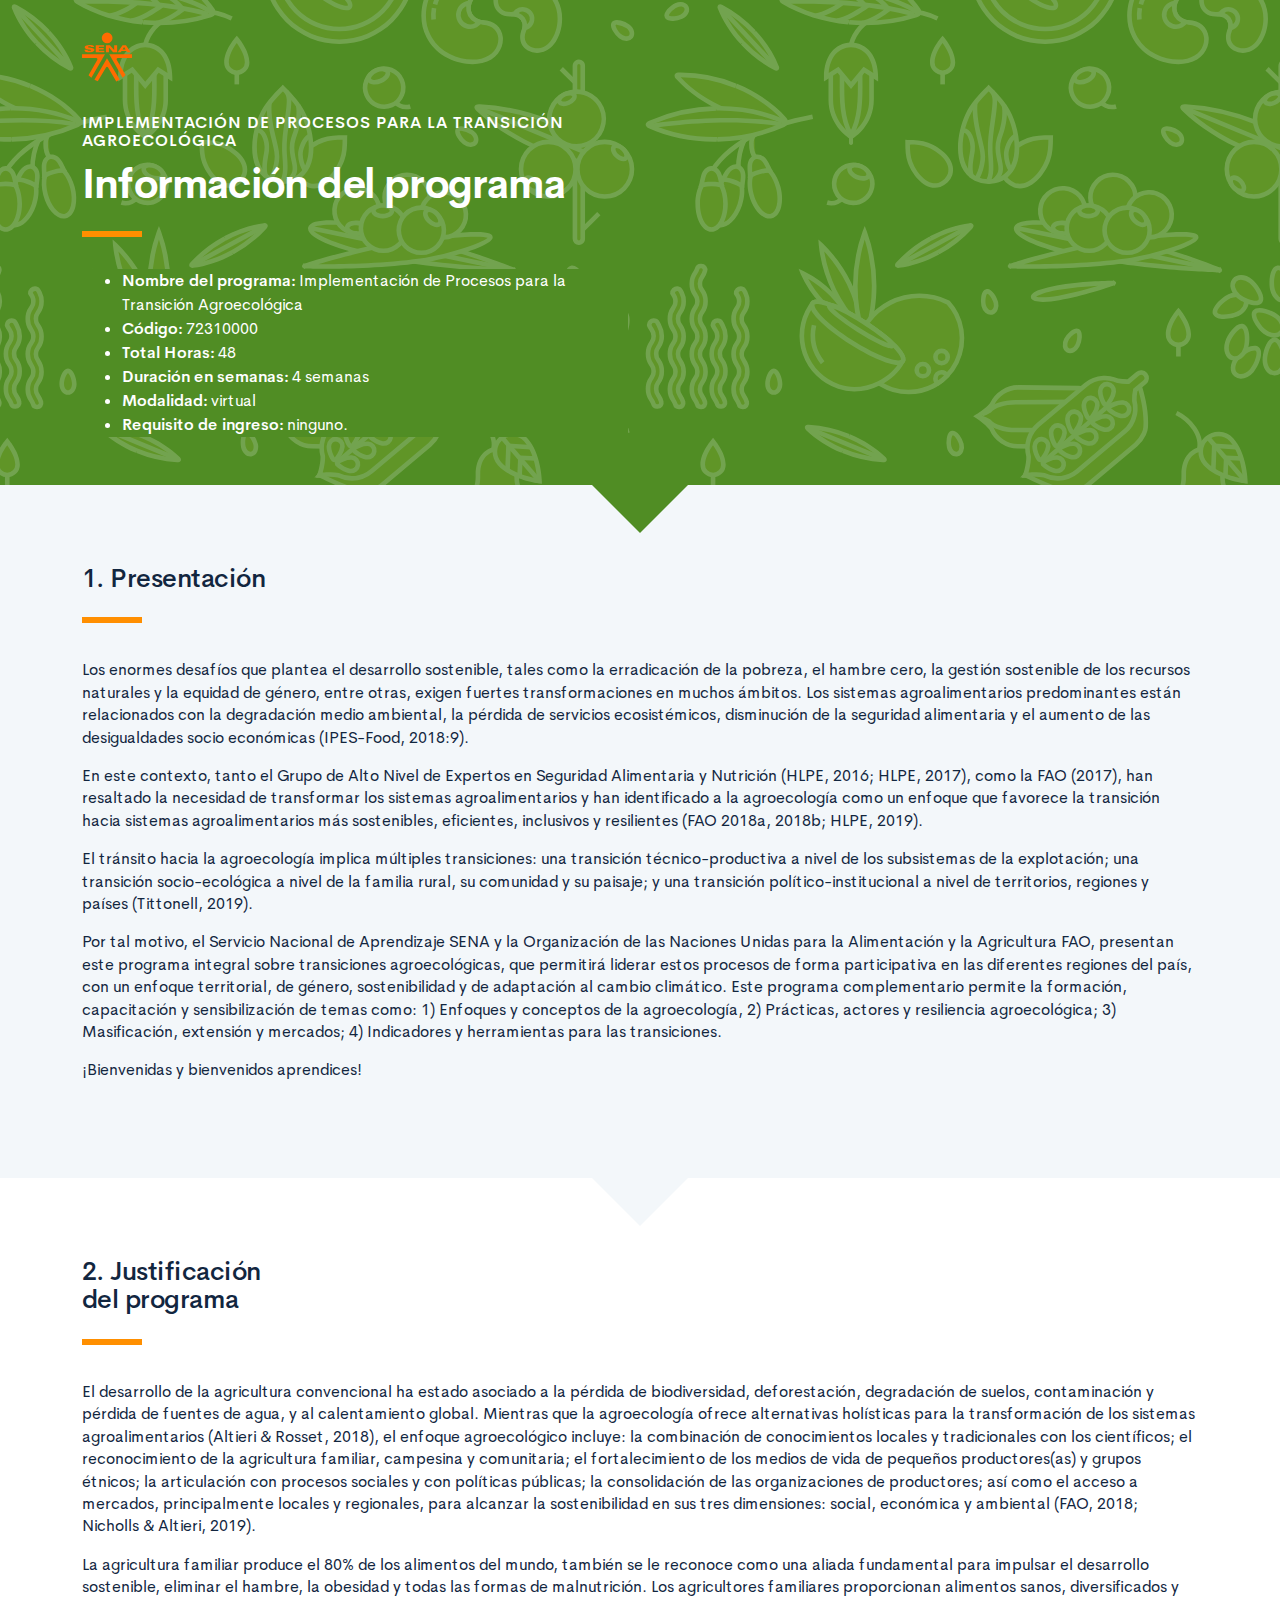
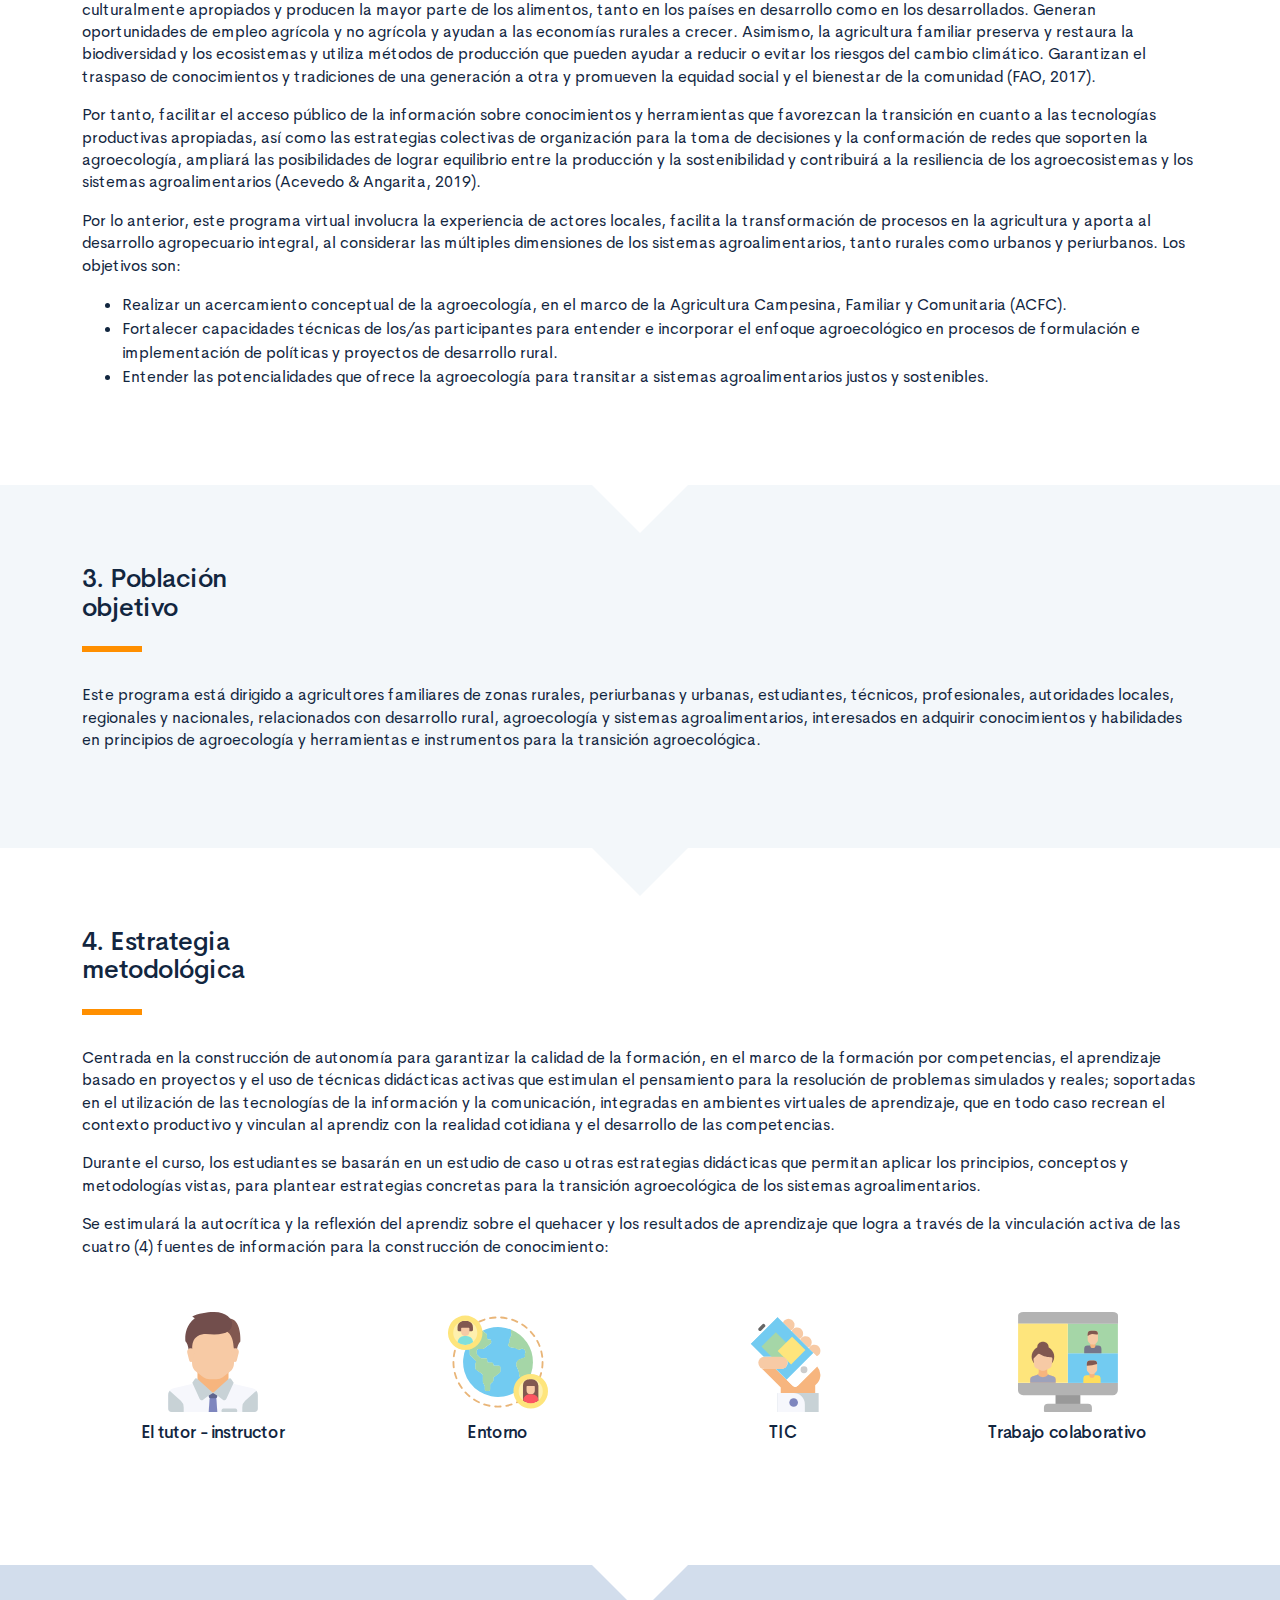
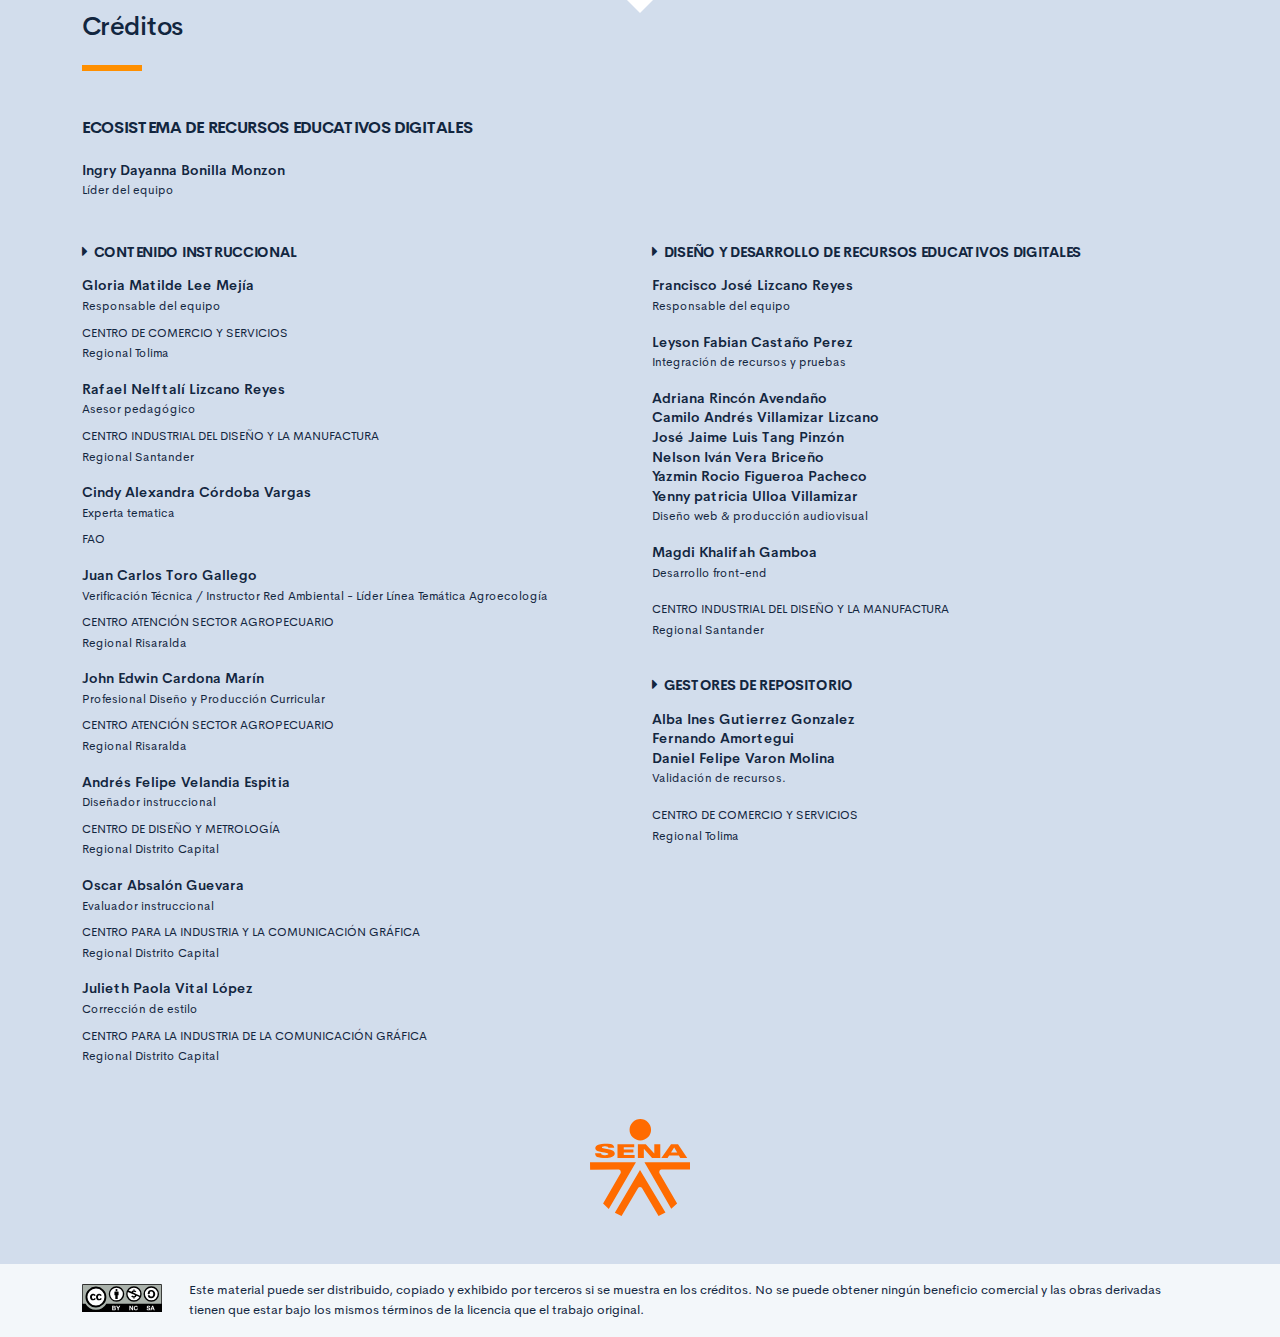
<file: public/info.html>
<!DOCTYPE html>
<html lang="es">
    <head>
        <meta charset="UTF-8">
        <meta name="viewport" content="width=device-width, user-scalable=no, initial-scale=1.0, maximum-scale=1.0, minimum-scale=1.0">
        <title>Información del programa: Implementación de Procesos para la Transición Agroecológica</title>
        <meta meta name="description" content="Ruta de aprendizaje programa Implementación de Procesos para la Transición Agroecológica.">
        <link rel="icon" type="image/svg+xml" href="assets/images/logos/senaLogo.svg">
        <link rel="stylesheet" href="assets/fonts/feather/feather.css">
        <link rel="stylesheet" href="assets/fonts/fontawesome/css/font-awesome.css">
        <link href="assets/css/fancybox.css" rel="stylesheet">
        <link href="assets/css/animate.css" rel="stylesheet">
        <link rel="stylesheet" href="assets/css/main.css">
    </head>
    <body class="theme-dark page-header-textura" id="page-home">
        <header class="curso-presentacion page-header" id="CursoPresentacion">
            <div class="page-textura">
                <div class="container">
                    <div class="curso-topbar justify-content-center justify-content-md-start"><a class="curso-topbar__logo"><svg xmlns="http://www.w3.org/2000/svg" width="168.273" height="164.177" viewBox="0 0 168.273 164.177">
                                <path id="SENA_LOGO" data-name="SENA LOGO" d="M85.349,1a18.09,18.09,0,1,0,18.09,18.09h0A18.1,18.1,0,0,0,85.349,1ZM25.617,42.983a33.722,33.722,0,0,0-9.386,1.024,11.156,11.156,0,0,0-5.12,2.56A5.346,5.346,0,0,0,10.086,52.2c.683,1.707,2.56,2.9,4.608,3.584,4.437,1.536,9.386,1.877,13.994,2.731a5.1,5.1,0,0,1,2.389,1.024,1.369,1.369,0,0,1-.683,2.048,9.146,9.146,0,0,1-5.291.683A8.354,8.354,0,0,1,20.5,61.244a1.962,1.962,0,0,1-.853-2.389H9.233A7.663,7.663,0,0,0,10.6,63.463a7.59,7.59,0,0,0,4.267,2.389A28.541,28.541,0,0,0,23.4,66.876,52.426,52.426,0,0,0,35,66.023a11.043,11.043,0,0,0,5.8-2.9,5.358,5.358,0,0,0-1.365-8.533,21.267,21.267,0,0,0-5.8-2.048c-3.072-.683-5.973-1.024-9.045-1.536a9.114,9.114,0,0,1-3.072-.853,1.226,1.226,0,0,1,0-2.219,9.369,9.369,0,0,1,4.437-.683,10.554,10.554,0,0,1,4.608.853A1.877,1.877,0,0,1,31.59,49.81h9.9a5.669,5.669,0,0,0-1.195-3.584A8.875,8.875,0,0,0,35.515,43.5c-3.584-.341-6.827-.512-9.9-.512Zm21.333.683V67.217H75.792V62.1H57.531V57.489H73.744V52.54H57.531V48.786H75.109v-5.12Zm47.615,0H81.253V67.217H91.322V51.346l13.824,15.872h13.824V43.666H108.9v15.7Zm42.495,0L120.676,67.217h10.581l2.56-4.267H150.2l2.389,4.267h11.776l-15.53-23.551ZM142.35,49.3l5.12,8.533h-10.41ZM.7,74.044l.171,12.8L49,86.673c2.389.512,3.925,2.048,3.413,5.8l-29.7,51.711,9.557,9.045L78.01,74.044Zm91.646,0L137.4,152.89l9.9-8.874L117.433,92.3c-.512-3.584.853-5.291,3.413-5.8l48.127.171V74.044ZM84.837,87.185,42.512,159.546l11.264,5.461,28.159-47.615a4.283,4.283,0,0,1,2.9-1.195,4.681,4.681,0,0,1,3.072,1.195l28.159,47.786,11.605-5.973Z" transform="translate(-0.7 -1)" fill="#FF6B00" />
                            </svg>
                        </a></div>
                    <div class="curso-portada">
                        <div class="row align-items-center">
                            <div class="col-12 col-lg-6">
                                <h3 class="curso-subtitulo">Implementación de Procesos para la Transición Agroecológica</h3>
                                <h1 class="curso-titulo">Información del programa</h1>
                                <div class="brand-line-primary"></div>
                                <p class="curso-descripcion">
                                <ul class="bg-brand-color-dark text-white">
                                    <li> <span><strong>Nombre del programa:</strong> Implementación de Procesos para la Transición Agroecológica</span></li>
                                    <li> <span><strong>Código:</strong> 72310000 </span></li>
                                    <li> <span><strong>Total Horas:</strong> 48</span></li>
                                    <li> <span><strong>Duración en semanas:</strong> 4 semanas</span></li>
                                    <li> <span><strong>Modalidad:</strong> virtual</span></li>
                                    <li> <span><strong>Requisito de ingreso:</strong> ninguno.</span></li>
                                </ul>
                                </p>
                            </div>
                            <div class="col-12 col-lg-6">
                                <div class="embed-responsive embed-responsive-16by9"><iframe class="embed-responsive-item" width="560" height="315" src="https://www.youtube.com/embed/yAttOSxoYdc" frameborder="0" allow="accelerometer; autoplay; encrypted-media; gyroscope; picture-in-picture" allowfullscreen=""> </iframe></div>
                            </div>
                        </div>
                    </div>
                </div>
            </div>
        </header>
        <section class="section section-dark" id="Presentacion">
            <div class="container">
                <h1> 1. Presentación</h1>
                <div class="brand-line-primary"></div>
                <p class="mt-5">Los enormes desafíos que plantea el desarrollo sostenible, tales como la erradicación de la pobreza, el hambre cero, la gestión sostenible de los recursos naturales y la equidad de género, entre otras, exigen fuertes transformaciones en muchos ámbitos. Los sistemas agroalimentarios predominantes están relacionados con la degradación medio ambiental, la pérdida de servicios ecosistémicos, disminución de la seguridad alimentaria y el aumento de las desigualdades socio económicas (IPES-Food, 2018:9).</p>
                <p>En este contexto, tanto el Grupo de Alto Nivel de Expertos en Seguridad Alimentaria y Nutrición (HLPE, 2016; HLPE, 2017), como la FAO (2017), han resaltado la necesidad de transformar los sistemas agroalimentarios y han identificado a la agroecología como un enfoque que favorece la transición hacia sistemas agroalimentarios más sostenibles, eficientes, inclusivos y resilientes (FAO 2018a, 2018b; HLPE, 2019).</p>
                <p>El tránsito hacia la agroecología implica múltiples transiciones: una transición técnico-productiva a nivel de los subsistemas de la explotación; una transición socio-ecológica a nivel de la familia rural, su comunidad y su paisaje; y una transición político-institucional a nivel de territorios, regiones y países (Tittonell, 2019).</p>
                <p>Por tal motivo, el Servicio Nacional de Aprendizaje SENA y la Organización de las Naciones Unidas para la Alimentación y la Agricultura FAO, presentan este programa integral sobre transiciones agroecológicas, que permitirá liderar estos procesos de forma participativa en las diferentes regiones del país, con un enfoque territorial, de género, sostenibilidad y de adaptación al cambio climático. Este programa complementario permite la formación, capacitación y sensibilización de temas como: 1) Enfoques y conceptos de la agroecología, 2) Prácticas, actores y resiliencia agroecológica; 3) Masificación, extensión y mercados; 4) Indicadores y herramientas para las transiciones.</p>
                <p>¡Bienvenidas y bienvenidos aprendices!</p>
            </div>
        </section>
        <section class="section section-light" id="Justificacion">
            <div class="container">
                <h1> 2. Justificación<br> del programa</h1>
                <div class="brand-line-primary"></div>
                <p class="mt-5">El desarrollo de la agricultura convencional ha estado asociado a la pérdida de biodiversidad, deforestación, degradación de suelos, contaminación y pérdida de fuentes de agua, y al calentamiento global. Mientras que la agroecología ofrece alternativas holísticas para la transformación de los sistemas agroalimentarios (Altieri & Rosset, 2018), el enfoque agroecológico incluye: la combinación de conocimientos locales y tradicionales con los científicos; el reconocimiento de la agricultura familiar, campesina y comunitaria; el fortalecimiento de los medios de vida de pequeños productores(as) y grupos étnicos; la articulación con procesos sociales y con políticas públicas; la consolidación de las organizaciones de productores; así como el acceso a mercados, principalmente locales y regionales, para alcanzar la sostenibilidad en sus tres dimensiones: social, económica y ambiental (FAO, 2018; Nicholls & Altieri, 2019).</p>
                <p>La agricultura familiar produce el 80% de los alimentos del mundo, también se le reconoce como una aliada fundamental para impulsar el desarrollo sostenible, eliminar el hambre, la obesidad y todas las formas de malnutrición. Los agricultores familiares proporcionan alimentos sanos, diversificados y culturalmente apropiados y producen la mayor parte de los alimentos, tanto en los países en desarrollo como en los desarrollados. Generan oportunidades de empleo agrícola y no agrícola y ayudan a las economías rurales a crecer. Asimismo, la agricultura familiar preserva y restaura la biodiversidad y los ecosistemas y utiliza métodos de producción que pueden ayudar a reducir o evitar los riesgos del cambio climático. Garantizan el traspaso de conocimientos y tradiciones de una generación a otra y promueven la equidad social y el bienestar de la comunidad (FAO, 2017).</p>
                <p>Por tanto, facilitar el acceso público de la información sobre conocimientos y herramientas que favorezcan la transición en cuanto a las tecnologías productivas apropiadas, así como las estrategias colectivas de organización para la toma de decisiones y la conformación de redes que soporten la agroecología, ampliará las posibilidades de lograr equilibrio entre la producción y la sostenibilidad y contribuirá a la resiliencia de los agroecosistemas y los sistemas agroalimentarios (Acevedo & Angarita, 2019).</p>
                <p>Por lo anterior, este programa virtual involucra la experiencia de actores locales, facilita la transformación de procesos en la agricultura y aporta al desarrollo agropecuario integral, al considerar las múltiples dimensiones de los sistemas agroalimentarios, tanto rurales como urbanos y periurbanos. Los objetivos son:</p>
                <ul>
                    <li>Realizar un acercamiento conceptual de la agroecología, en el marco de la Agricultura Campesina, Familiar y Comunitaria (ACFC).</li>
                    <li>Fortalecer capacidades técnicas de los/as participantes para entender e incorporar el enfoque agroecológico en procesos de formulación e implementación de políticas y proyectos de desarrollo rural.</li>
                    <li>Entender las potencialidades que ofrece la agroecología para transitar a sistemas agroalimentarios justos y sostenibles.</li>
                </ul>
            </div>
        </section>
        <section class="section section-dark" id="Poblacion">
            <div class="container">
                <h1> 3. Población <br>objetivo</h1>
                <div class="brand-line-primary"></div>
                <p>Este programa está dirigido a agricultores familiares de zonas rurales, periurbanas y urbanas, estudiantes, técnicos, profesionales, autoridades locales, regionales y nacionales, relacionados con desarrollo rural, agroecología y sistemas agroalimentarios, interesados en adquirir conocimientos y habilidades en principios de agroecología y herramientas e instrumentos para la transición agroecológica.</p>
            </div>
        </section>
        <section class="section section-light" id="Estrategia">
            <div class="container">
                <h1>4. Estrategia <br>metodológica</h1>
                <div class="brand-line-primary"></div>
                <p>Centrada en la construcción de autonomía para garantizar la calidad de la formación, en el marco de la formación por competencias, el aprendizaje basado en proyectos y el uso de técnicas didácticas activas que estimulan el pensamiento para la resolución de problemas simulados y reales; soportadas en el utilización de las tecnologías de la información y la comunicación, integradas en ambientes virtuales de aprendizaje, que en todo caso recrean el contexto productivo y vinculan al aprendiz con la realidad cotidiana y el desarrollo de las competencias. </p>
                <p>Durante el curso, los estudiantes se basarán en un estudio de caso u otras estrategias didácticas que permitan aplicar los principios, conceptos y metodologías vistas, para plantear estrategias concretas para la transición agroecológica de los sistemas agroalimentarios.</p>
                <p>Se estimulará la autocrítica y la reflexión del aprendiz sobre el quehacer y los resultados de aprendizaje que logra a través de la vinculación activa de las cuatro (4) fuentes de información para la construcción de conocimiento:</p>
                <div class="row mt-4">
                    <article class="col-md-6 col-lg-3 my-2">
                        <div class="box bg-gray-200 d-flex flex-column justify-content-center align-items-center p-4 rounded-lg"><img class="img-fluid" src="assets/images/info/tutor.svg" style="width: 100px; height: 100px;">
                            <h3 class="my-3">El tutor - instructor</h3>
                        </div>
                    </article>
                    <article class="col-md-6 col-lg-3 my-2">
                        <div class="box bg-gray-200 d-flex flex-column justify-content-center align-items-center p-4 rounded-lg"><img class="img-fluid" src="assets/images/info/entorno.svg" style="width: 100px; height: 100px;">
                            <h3 class="my-3">Entorno</h3>
                        </div>
                    </article>
                    <article class="col-md-6 col-lg-3 my-2">
                        <div class="box bg-gray-200 d-flex flex-column justify-content-center align-items-center p-4 rounded-lg"><img class="img-fluid" src="assets/images/info/tic.svg" style="width: 100px; height: 100px;">
                            <h3 class="my-3">TIC</h3>
                        </div>
                    </article>
                    <article class="col-md-6 col-lg-3 my-2">
                        <div class="box bg-gray-200 d-flex flex-column justify-content-center align-items-center p-4 rounded-lg" style="height: 100%;"><img class="img-fluid" src="assets/images/info/colaborativo.svg" style="width: 100px; height: 100px;">
                            <h3 class="my-3">Trabajo colaborativo</h3>
                        </div>
                    </article>
                </div>
            </div>
        </section>
        <footer class="footer" id="Creditos">
            <div class="container">
                <h1>Créditos </h1>
                <div class="brand-line-primary"></div>
                <div class="row">
                    <div class="col-12 col-md-5">
                        <h3 class="footer-subtitulo mb-4">ECOSISTEMA DE RECURSOS EDUCATIVOS DIGITALES </h3>
                        <p class="footer-texto mb-2"><strong>Ingry Dayanna Bonilla Monzon </strong><br /> <span class="text-small">Líder del equipo</span></p>
                    </div>
                </div>
                <div class="row mt-5">
                    <div class="col-12 col-md-6">
                        <h4 class="footer-subtitulo-2 mt-0">
                            <div class="fa fa-caret-right mr-2"></div>Contenido Instruccional
                        </h4>
                        <p class="footer-texto mb-2"><strong>Gloria Matilde Lee Mejía </strong><br /> <span class="text-small">Responsable del equipo</span></p>
                        <p class="footer-texto"><span class="text-small text-uppercase">Centro de Comercio y Servicios</span><br /><span class="text-small">Regional Tolima</span></p>
                        <p class="footer-texto mb-2"><strong>Rafael Nelftalí Lizcano Reyes</strong><br /> <span class="text-small">Asesor pedagógico<br /></span></p>
                        <p class="footer-texto"><span class="text-small text-uppercase">CENTRO INDUSTRIAL DEL DISEÑO Y LA MANUFACTURA </span><br /><span class="text-small">Regional Santander </span></p>
                        <p class="footer-texto mb-2"><strong>Cindy Alexandra Córdoba Vargas</strong><br /><span class="text-small">Experta tematica <br /></span></p>
                        <p class="footer-texto"><span class="text-small text-uppercase">FAO</span></p>
                        <p class="footer-texto mb-2"><strong>Juan Carlos Toro Gallego</strong><br /> <span class="text-small">Verificación Técnica / Instructor Red Ambiental - Líder Línea Temática Agroecología<br /></span></p>
                        <p class="footer-texto"><span class="text-small text-uppercase">Centro Atención Sector Agropecuario </span><br /><span class="text-small">Regional Risaralda</span></p>
                        <p class="footer-texto mb-2"><strong>John Edwin Cardona Marín</strong><br /> <span class="text-small">Profesional Diseño y Producción Curricular<br /></span></p>
                        <p class="footer-texto"><span class="text-small text-uppercase">Centro Atención Sector Agropecuario</span><br /><span class="text-small">Regional Risaralda</span></p>
                        <p class="footer-texto mb-2"><strong>Andrés Felipe Velandia Espitia</strong><br /> <span class="text-small">Diseñador instruccional<br /></span></p>
                        <p class="footer-texto"><span class="text-small text-uppercase">Centro de diseño y Metrología</span><br /><span class="text-small">Regional Distrito Capital</span></p>
                        <p class="footer-texto mb-2"><strong>Oscar Absalón Guevara</strong><br /> <span class="text-small">Evaluador instruccional<br /></span></p>
                        <p class="footer-texto"><span class="text-small text-uppercase">Centro para la Industria y la Comunicación Gráfica </span><br /><span class="text-small">Regional Distrito Capital</span></p>
                        <p class="footer-texto mb-2"><strong>Julieth Paola Vital López</strong><br /> <span class="text-small">Corrección de estilo<br /></span></p>
                        <p class="footer-texto"><span class="text-small text-uppercase">Centro para la Industria de la Comunicación Gráfica</span><br /><span class="text-small">Regional Distrito Capital </span></p>
                    </div>
                    <div class="col-12 col-md-6">
                        <h4 class="footer-subtitulo-2 mt-0">
                            <div class="fa fa-caret-right mr-2"></div>Diseño y desarrollo de recursos educativos digitales
                        </h4>
                        <p class="footer-texto"><strong>Francisco José Lizcano Reyes </strong><br /> <span class="text-small">Responsable del equipo<br /></span></p>
                        <p class="footer-texto"><strong>Leyson Fabian Castaño Perez</strong><br /> <span class="text-small">Integración de recursos y pruebas<br /></span></p>
                        <p class="footer-texto"> <strong>Adriana Rincón Avendaño</strong><br />
                            <strong>Camilo Andrés Villamizar Lizcano</strong><br />
                            <strong>José Jaime Luis Tang Pinzón</strong><br />
                            <strong>Nelson Iván Vera Briceño</strong><br />
                            <strong>Yazmin Rocio Figueroa Pacheco</strong><br />
                            <strong>Yenny patricia Ulloa Villamizar</strong><br /><span class="text-small">Diseño web & producción audiovisual<br /></span></p>
                        <p class="footer-texto"><strong>Magdi Khalifah Gamboa</strong><br /> <span class="text-small">Desarrollo front-end<br /></span></p>
                        <p class="footer-texto"><span class="text-small text-uppercase">CENTRO INDUSTRIAL DEL DISEÑO Y LA MANUFACTURA </span><br /><span class="text-small">Regional Santander</span></p>
                        <h4 class="footer-subtitulo-2 mt-5">
                            <div class="fa fa-caret-right mr-2"></div>Gestores de repositorio
                        </h4>
                        <p class="footer-texto"><strong>Alba Ines Gutierrez Gonzalez </strong><br />
                            <strong>Fernando Amortegui </strong><br />
                            <strong>Daniel Felipe Varon Molina </strong><br /> <span class="text-small">Validación de recursos.<br /></span></p>
                        <p class="footer-texto"><span class="text-small text-uppercase">Centro de comercio y servicios </span><br /><span class="text-small">Regional Tolima</span></p>
                    </div>
                </div>
                <div class="row justify-content-center align-items-center mt-5"><img src="assets/images/logos/senaLogo.svg" style="max-width:100px" /></div>
            </div>
        </footer>
        <section id="cc">
            <div class="container">
                <div class="d-flex flex-column flex-sm-row"><span class="pr-3"><i class="icon cc"></i></span><span>Este material puede ser distribuido, copiado y exhibido por terceros si se muestra en los créditos. No se puede obtener ningún beneficio comercial y las obras derivadas tienen que estar bajo los mismos términos de la licencia que el trabajo original.</span></div>
            </div>
        </section>
    </body>
</html>
</file>
<file: public/assets/fonts/feather/feather.css>
@font-face {
  font-family: 'Feather';
  src:
    url('fonts/Feather.ttf?sdxovp') format('truetype'),
    url('fonts/Feather.woff?sdxovp') format('woff'),
    url('fonts/Feather.svg?sdxovp#Feather') format('svg');
  font-weight: normal;
  font-style: normal;
}

.fe {
  /* use !important to prevent issues with browser extensions that change fonts */
  font-family: 'Feather' !important;
  speak: none;
  font-style: normal;
  font-weight: normal;
  font-variant: normal;
  text-transform: none;
  line-height: 1;

  /* Better Font Rendering =========== */
  -webkit-font-smoothing: antialiased;
  -moz-osx-font-smoothing: grayscale;
}

.fe-activity:before {
  content: "\e900";
}
.fe-airplay:before {
  content: "\e901";
}
.fe-alert-circle:before {
  content: "\e902";
}
.fe-alert-octagon:before {
  content: "\e903";
}
.fe-alert-triangle:before {
  content: "\e904";
}
.fe-align-center:before {
  content: "\e905";
}
.fe-align-justify:before {
  content: "\e906";
}
.fe-align-left:before {
  content: "\e907";
}
.fe-align-right:before {
  content: "\e908";
}
.fe-anchor:before {
  content: "\e909";
}
.fe-aperture:before {
  content: "\e90a";
}
.fe-archive:before {
  content: "\e90b";
}
.fe-arrow-down:before {
  content: "\e90c";
}
.fe-arrow-down-circle:before {
  content: "\e90d";
}
.fe-arrow-down-left:before {
  content: "\e90e";
}
.fe-arrow-down-right:before {
  content: "\e90f";
}
.fe-arrow-left:before {
  content: "\e910";
}
.fe-arrow-left-circle:before {
  content: "\e911";
}
.fe-arrow-right:before {
  content: "\e912";
}
.fe-arrow-right-circle:before {
  content: "\e913";
}
.fe-arrow-up:before {
  content: "\e914";
}
.fe-arrow-up-circle:before {
  content: "\e915";
}
.fe-arrow-up-left:before {
  content: "\e916";
}
.fe-arrow-up-right:before {
  content: "\e917";
}
.fe-at-sign:before {
  content: "\e918";
}
.fe-award:before {
  content: "\e919";
}
.fe-bar-chart:before {
  content: "\e91a";
}
.fe-bar-chart-2:before {
  content: "\e91b";
}
.fe-battery:before {
  content: "\e91c";
}
.fe-battery-charging:before {
  content: "\e91d";
}
.fe-bell:before {
  content: "\e91e";
}
.fe-bell-off:before {
  content: "\e91f";
}
.fe-bluetooth:before {
  content: "\e920";
}
.fe-bold:before {
  content: "\e921";
}
.fe-book:before {
  content: "\e922";
}
.fe-book-open:before {
  content: "\e923";
}
.fe-bookmark:before {
  content: "\e924";
}
.fe-box:before {
  content: "\e925";
}
.fe-briefcase:before {
  content: "\e926";
}
.fe-calendar:before {
  content: "\e927";
}
.fe-camera:before {
  content: "\e928";
}
.fe-camera-off:before {
  content: "\e929";
}
.fe-cast:before {
  content: "\e92a";
}
.fe-check:before {
  content: "\e92b";
}
.fe-check-circle:before {
  content: "\e92c";
}
.fe-check-square:before {
  content: "\e92d";
}
.fe-chevron-down:before {
  content: "\e92e";
}
.fe-chevron-left:before {
  content: "\e92f";
}
.fe-chevron-right:before {
  content: "\e930";
}
.fe-chevron-up:before {
  content: "\e931";
}
.fe-chevrons-down:before {
  content: "\e932";
}
.fe-chevrons-left:before {
  content: "\e933";
}
.fe-chevrons-right:before {
  content: "\e934";
}
.fe-chevrons-up:before {
  content: "\e935";
}
.fe-chrome:before {
  content: "\e936";
}
.fe-circle:before {
  content: "\e937";
}
.fe-clipboard:before {
  content: "\e938";
}
.fe-clock:before {
  content: "\e939";
}
.fe-cloud:before {
  content: "\e93a";
}
.fe-cloud-drizzle:before {
  content: "\e93b";
}
.fe-cloud-lightning:before {
  content: "\e93c";
}
.fe-cloud-off:before {
  content: "\e93d";
}
.fe-cloud-rain:before {
  content: "\e93e";
}
.fe-cloud-snow:before {
  content: "\e93f";
}
.fe-code:before {
  content: "\e940";
}
.fe-codepen:before {
  content: "\e941";
}
.fe-command:before {
  content: "\e942";
}
.fe-compass:before {
  content: "\e943";
}
.fe-copy:before {
  content: "\e944";
}
.fe-corner-down-left:before {
  content: "\e945";
}
.fe-corner-down-right:before {
  content: "\e946";
}
.fe-corner-left-down:before {
  content: "\e947";
}
.fe-corner-left-up:before {
  content: "\e948";
}
.fe-corner-right-down:before {
  content: "\e949";
}
.fe-corner-right-up:before {
  content: "\e94a";
}
.fe-corner-up-left:before {
  content: "\e94b";
}
.fe-corner-up-right:before {
  content: "\e94c";
}
.fe-cpu:before {
  content: "\e94d";
}
.fe-credit-card:before {
  content: "\e94e";
}
.fe-crop:before {
  content: "\e94f";
}
.fe-crosshair:before {
  content: "\e950";
}
.fe-database:before {
  content: "\e951";
}
.fe-delete:before {
  content: "\e952";
}
.fe-disc:before {
  content: "\e953";
}
.fe-dollar-sign:before {
  content: "\e954";
}
.fe-download:before {
  content: "\e955";
}
.fe-download-cloud:before {
  content: "\e956";
}
.fe-droplet:before {
  content: "\e957";
}
.fe-edit:before {
  content: "\e958";
}
.fe-edit-2:before {
  content: "\e959";
}
.fe-edit-3:before {
  content: "\e95a";
}
.fe-external-link:before {
  content: "\e95b";
}
.fe-eye:before {
  content: "\e95c";
}
.fe-eye-off:before {
  content: "\e95d";
}
.fe-facebook:before {
  content: "\e95e";
}
.fe-fast-forward:before {
  content: "\e95f";
}
.fe-feather:before {
  content: "\e960";
}
.fe-file:before {
  content: "\e961";
}
.fe-file-minus:before {
  content: "\e962";
}
.fe-file-plus:before {
  content: "\e963";
}
.fe-file-text:before {
  content: "\e964";
}
.fe-film:before {
  content: "\e965";
}
.fe-filter:before {
  content: "\e966";
}
.fe-flag:before {
  content: "\e967";
}
.fe-folder:before {
  content: "\e968";
}
.fe-folder-minus:before {
  content: "\e969";
}
.fe-folder-plus:before {
  content: "\e96a";
}
.fe-gift:before {
  content: "\e96b";
}
.fe-git-branch:before {
  content: "\e96c";
}
.fe-git-commit:before {
  content: "\e96d";
}
.fe-git-merge:before {
  content: "\e96e";
}
.fe-git-pull-request:before {
  content: "\e96f";
}
.fe-github:before {
  content: "\e970";
}
.fe-gitlab:before {
  content: "\e971";
}
.fe-globe:before {
  content: "\e972";
}
.fe-grid:before {
  content: "\e973";
}
.fe-hard-drive:before {
  content: "\e974";
}
.fe-hash:before {
  content: "\e975";
}
.fe-headphones:before {
  content: "\e976";
}
.fe-heart:before {
  content: "\e977";
}
.fe-help-circle:before {
  content: "\e978";
}
.fe-home:before {
  content: "\e979";
}
.fe-image:before {
  content: "\e97a";
}
.fe-inbox:before {
  content: "\e97b";
}
.fe-info:before {
  content: "\e97c";
}
.fe-instagram:before {
  content: "\e97d";
}
.fe-italic:before {
  content: "\e97e";
}
.fe-layers:before {
  content: "\e97f";
}
.fe-layout:before {
  content: "\e980";
}
.fe-life-buoy:before {
  content: "\e981";
}
.fe-link:before {
  content: "\e982";
}
.fe-link-2:before {
  content: "\e983";
}
.fe-linkedin:before {
  content: "\e984";
}
.fe-list:before {
  content: "\e985";
}
.fe-loader:before {
  content: "\e986";
}
.fe-lock:before {
  content: "\e987";
}
.fe-log-in:before {
  content: "\e988";
}
.fe-log-out:before {
  content: "\e989";
}
.fe-mail:before {
  content: "\e98a";
}
.fe-map:before {
  content: "\e98b";
}
.fe-map-pin:before {
  content: "\e98c";
}
.fe-maximize:before {
  content: "\e98d";
}
.fe-maximize-2:before {
  content: "\e98e";
}
.fe-menu:before {
  content: "\e98f";
}
.fe-message-circle:before {
  content: "\e990";
}
.fe-message-square:before {
  content: "\e991";
}
.fe-mic:before {
  content: "\e992";
}
.fe-mic-off:before {
  content: "\e993";
}
.fe-minimize:before {
  content: "\e994";
}
.fe-minimize-2:before {
  content: "\e995";
}
.fe-minus:before {
  content: "\e996";
}
.fe-minus-circle:before {
  content: "\e997";
}
.fe-minus-square:before {
  content: "\e998";
}
.fe-monitor:before {
  content: "\e999";
}
.fe-moon:before {
  content: "\e99a";
}
.fe-more-horizontal:before {
  content: "\e99b";
}
.fe-more-vertical:before {
  content: "\e99c";
}
.fe-move:before {
  content: "\e99d";
}
.fe-music:before {
  content: "\e99e";
}
.fe-navigation:before {
  content: "\e99f";
}
.fe-navigation-2:before {
  content: "\e9a0";
}
.fe-octagon:before {
  content: "\e9a1";
}
.fe-package:before {
  content: "\e9a2";
}
.fe-paperclip:before {
  content: "\e9a3";
}
.fe-pause:before {
  content: "\e9a4";
}
.fe-pause-circle:before {
  content: "\e9a5";
}
.fe-percent:before {
  content: "\e9a6";
}
.fe-phone:before {
  content: "\e9a7";
}
.fe-phone-call:before {
  content: "\e9a8";
}
.fe-phone-forwarded:before {
  content: "\e9a9";
}
.fe-phone-incoming:before {
  content: "\e9aa";
}
.fe-phone-missed:before {
  content: "\e9ab";
}
.fe-phone-off:before {
  content: "\e9ac";
}
.fe-phone-outgoing:before {
  content: "\e9ad";
}
.fe-pie-chart:before {
  content: "\e9ae";
}
.fe-play:before {
  content: "\e9af";
}
.fe-play-circle:before {
  content: "\e9b0";
}
.fe-plus:before {
  content: "\e9b1";
}
.fe-plus-circle:before {
  content: "\e9b2";
}
.fe-plus-square:before {
  content: "\e9b3";
}
.fe-pocket:before {
  content: "\e9b4";
}
.fe-power:before {
  content: "\e9b5";
}
.fe-printer:before {
  content: "\e9b6";
}
.fe-radio:before {
  content: "\e9b7";
}
.fe-refresh-ccw:before {
  content: "\e9b8";
}
.fe-refresh-cw:before {
  content: "\e9b9";
}
.fe-repeat:before {
  content: "\e9ba";
}
.fe-rewind:before {
  content: "\e9bb";
}
.fe-rotate-ccw:before {
  content: "\e9bc";
}
.fe-rotate-cw:before {
  content: "\e9bd";
}
.fe-rss:before {
  content: "\e9be";
}
.fe-save:before {
  content: "\e9bf";
}
.fe-scissors:before {
  content: "\e9c0";
}
.fe-search:before {
  content: "\e9c1";
}
.fe-send:before {
  content: "\e9c2";
}
.fe-server:before {
  content: "\e9c3";
}
.fe-settings:before {
  content: "\e9c4";
}
.fe-share:before {
  content: "\e9c5";
}
.fe-share-2:before {
  content: "\e9c6";
}
.fe-shield:before {
  content: "\e9c7";
}
.fe-shield-off:before {
  content: "\e9c8";
}
.fe-shopping-bag:before {
  content: "\e9c9";
}
.fe-shopping-cart:before {
  content: "\e9ca";
}
.fe-shuffle:before {
  content: "\e9cb";
}
.fe-sidebar:before {
  content: "\e9cc";
}
.fe-skip-back:before {
  content: "\e9cd";
}
.fe-skip-forward:before {
  content: "\e9ce";
}
.fe-slack:before {
  content: "\e9cf";
}
.fe-slash:before {
  content: "\e9d0";
}
.fe-sliders:before {
  content: "\e9d1";
}
.fe-smartphone:before {
  content: "\e9d2";
}
.fe-speaker:before {
  content: "\e9d3";
}
.fe-square:before {
  content: "\e9d4";
}
.fe-star:before {
  content: "\e9d5";
}
.fe-stop-circle:before {
  content: "\e9d6";
}
.fe-sun:before {
  content: "\e9d7";
}
.fe-sunrise:before {
  content: "\e9d8";
}
.fe-sunset:before {
  content: "\e9d9";
}
.fe-tablet:before {
  content: "\e9da";
}
.fe-tag:before {
  content: "\e9db";
}
.fe-target:before {
  content: "\e9dc";
}
.fe-terminal:before {
  content: "\e9dd";
}
.fe-thermometer:before {
  content: "\e9de";
}
.fe-thumbs-down:before {
  content: "\e9df";
}
.fe-thumbs-up:before {
  content: "\e9e0";
}
.fe-toggle-left:before {
  content: "\e9e1";
}
.fe-toggle-right:before {
  content: "\e9e2";
}
.fe-trash:before {
  content: "\e9e3";
}
.fe-trash-2:before {
  content: "\e9e4";
}
.fe-trending-down:before {
  content: "\e9e5";
}
.fe-trending-up:before {
  content: "\e9e6";
}
.fe-triangle:before {
  content: "\e9e7";
}
.fe-truck:before {
  content: "\e9e8";
}
.fe-tv:before {
  content: "\e9e9";
}
.fe-twitter:before {
  content: "\e9ea";
}
.fe-type:before {
  content: "\e9eb";
}
.fe-umbrella:before {
  content: "\e9ec";
}
.fe-underline:before {
  content: "\e9ed";
}
.fe-unlock:before {
  content: "\e9ee";
}
.fe-upload:before {
  content: "\e9ef";
}
.fe-upload-cloud:before {
  content: "\e9f0";
}
.fe-user:before {
  content: "\e9f1";
}
.fe-user-check:before {
  content: "\e9f2";
}
.fe-user-minus:before {
  content: "\e9f3";
}
.fe-user-plus:before {
  content: "\e9f4";
}
.fe-user-x:before {
  content: "\e9f5";
}
.fe-users:before {
  content: "\e9f6";
}
.fe-video:before {
  content: "\e9f7";
}
.fe-video-off:before {
  content: "\e9f8";
}
.fe-voicemail:before {
  content: "\e9f9";
}
.fe-volume:before {
  content: "\e9fa";
}
.fe-volume-1:before {
  content: "\e9fb";
}
.fe-volume-2:before {
  content: "\e9fc";
}
.fe-volume-x:before {
  content: "\e9fd";
}
.fe-watch:before {
  content: "\e9fe";
}
.fe-wifi:before {
  content: "\e9ff";
}
.fe-wifi-off:before {
  content: "\ea00";
}
.fe-wind:before {
  content: "\ea01";
}
.fe-x:before {
  content: "\ea02";
}
.fe-x-circle:before {
  content: "\ea03";
}
.fe-x-square:before {
  content: "\ea04";
}
.fe-youtube:before {
  content: "\ea05";
}
.fe-zap:before {
  content: "\ea06";
}
.fe-zap-off:before {
  content: "\ea07";
}
.fe-zoom-in:before {
  content: "\ea08";
}
.fe-zoom-out:before {
  content: "\ea09";
}
</file>
